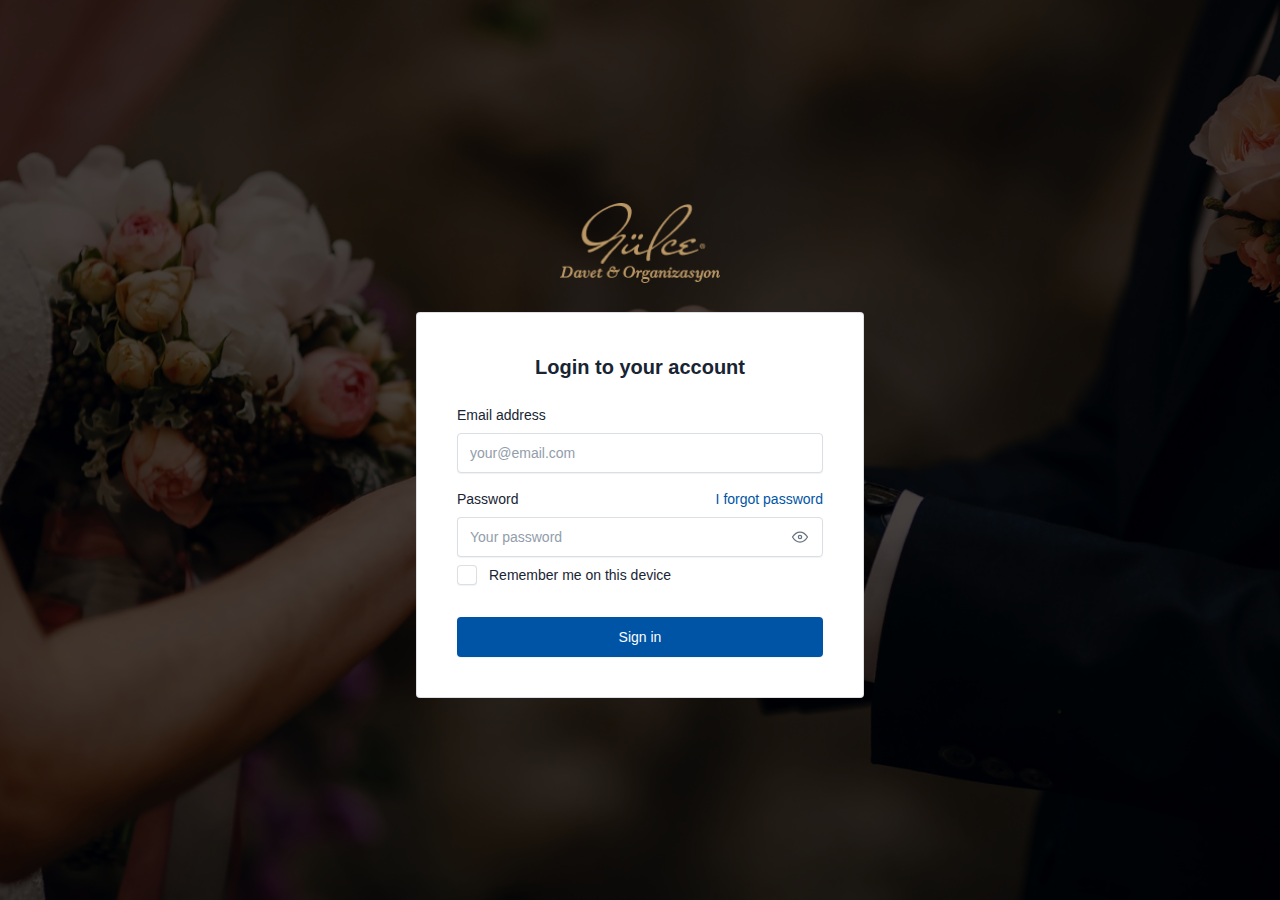
<file: index.html>
<!doctype html>

<html lang="en">
  <head>
    <meta charset="utf-8"/>
    <meta name="viewport" content="width=device-width, initial-scale=1, viewport-fit=cover"/>
    <meta http-equiv="X-UA-Compatible" content="ie=edge"/>
    <title>Gülce</title>
    <!-- CSS files -->
    <link href="./assets/css/tabler.min.css?1692870487" rel="stylesheet"/>
    <link href="./assets/css/tabler-flags.min.css?1692870487" rel="stylesheet"/>
    <link href="./assets/css/tabler-payments.min.css?1692870487" rel="stylesheet"/>
    <link href="./assets/css/tabler-vendors.min.css?1692870487" rel="stylesheet"/>
    <link href="./assets/css/demo.min.css?1692870487" rel="stylesheet"/>
    <style>
      @import url('https://rsms.me/inter/inter.css');
      :root {
      	--tblr-font-sans-serif: 'Inter Var', -apple-system, BlinkMacSystemFont, San Francisco, Segoe UI, Roboto, Helvetica Neue, sans-serif;
      }
      body {
      	font-feature-settings: "cv03", "cv04", "cv11";
      }
    </style>
  </head>
  <body  class=" d-flex flex-column">
    <script src="./assets/js/demo-theme.min.js?1692870487"></script>
    <div class="page page-center sign-in" style="background-image: url('assets//img/bg-sign-in.jpg')">
      <div class="sign-in-bg"></div>
      <div class="container container-tight py-4">
        <div class="text-center mb-4 navbar-logo">
          <a href="." class="navbar-brand navbar-brand-autodark">
            <img src="assets//img/logo.png" width="110" height="32" alt="Tabler" class="navbar-brand-image">
          </a>
        </div>
        <div class="card card-md">
          <div class="card-body">
            <h2 class="h2 text-center mb-4">Login to your account</h2>
            <form action="events.html" method="get" autocomplete="off" novalidate>
              <div class="mb-3">
                <label class="form-label">Email address</label>
                <input type="email" class="form-control" placeholder="your@email.com" autocomplete="off">
              </div>
              <div class="mb-2">
                <label class="form-label">
                  Password
                  <span class="form-label-description">
                    <a href="./forgot-password.html">I forgot password</a>
                  </span>
                </label>
                <div class="input-group input-group-flat">
                  <input type="password" class="form-control"  placeholder="Your password"  autocomplete="off">
                  <span class="input-group-text">
                    <a href="#" class="link-secondary" title="Show password" data-bs-toggle="tooltip">
                      <svg xmlns="http://www.w3.org/2000/svg" class="icon" width="24" height="24" viewBox="0 0 24 24" stroke-width="2" stroke="currentColor" fill="none" stroke-linecap="round" stroke-linejoin="round"><path stroke="none" d="M0 0h24v24H0z" fill="none"/><path d="M10 12a2 2 0 1 0 4 0a2 2 0 0 0 -4 0" /><path d="M21 12c-2.4 4 -5.4 6 -9 6c-3.6 0 -6.6 -2 -9 -6c2.4 -4 5.4 -6 9 -6c3.6 0 6.6 2 9 6" /></svg>
                    </a>
                  </span>
                </div>
              </div>
              <div class="mb-2">
                <label class="form-check">
                  <input type="checkbox" class="form-check-input"/>
                  <span class="form-check-label">Remember me on this device</span>
                </label>
              </div>
              <div class="form-footer">
                <button type="submit" class="btn btn-primary w-100">Sign in</button>
              </div>
            </form>
          </div>
        </div>
      </div>
    </div>
    <!-- Libs JS -->
    <!-- Tabler Core -->
    <script src="./assets/js/tabler.min.js?1692870487" defer></script>
    <script src="./assets/js/demo.min.js?1692870487" defer></script>
  </body>
</html>
</file>
<file: assets/css/tabler-flags.min.css>
.flag{position:relative;display:inline-block;height:2.5rem;aspect-ratio:1.33333;background:no-repeat center/cover;box-shadow:var(--tblr-box-shadow-border);border-radius:var(--tblr-border-radius);vertical-align:bottom}.flag.flag-country-np{box-shadow:none;border-radius:0}.flag-country-ad{background-image:url(../img/flags/ad.svg)}.flag-country-af{background-image:url(../img/flags/af.svg)}.flag-country-ae{background-image:url(../img/flags/ae.svg)}.flag-country-afrun{background-image:url(../img/flags/afrun.svg)}.flag-country-ag{background-image:url(../img/flags/ag.svg)}.flag-country-ai{background-image:url(../img/flags/ai.svg)}.flag-country-al{background-image:url(../img/flags/al.svg)}.flag-country-am{background-image:url(../img/flags/am.svg)}.flag-country-ams{background-image:url(../img/flags/ams.svg)}.flag-country-ao{background-image:url(../img/flags/ao.svg)}.flag-country-aq{background-image:url(../img/flags/aq.svg)}.flag-country-ar{background-image:url(../img/flags/ar.svg)}.flag-country-as{background-image:url(../img/flags/as.svg)}.flag-country-at{background-image:url(../img/flags/at.svg)}.flag-country-au{background-image:url(../img/flags/au.svg)}.flag-country-aw{background-image:url(../img/flags/aw.svg)}.flag-country-ax{background-image:url(../img/flags/ax.svg)}.flag-country-az{background-image:url(../img/flags/az.svg)}.flag-country-ba{background-image:url(../img/flags/ba.svg)}.flag-country-bb{background-image:url(../img/flags/bb.svg)}.flag-country-bd{background-image:url(../img/flags/bd.svg)}.flag-country-be{background-image:url(../img/flags/be.svg)}.flag-country-bf{background-image:url(../img/flags/bf.svg)}.flag-country-bg{background-image:url(../img/flags/bg.svg)}.flag-country-bh{background-image:url(../img/flags/bh.svg)}.flag-country-bi{background-image:url(../img/flags/bi.svg)}.flag-country-bj{background-image:url(../img/flags/bj.svg)}.flag-country-bl{background-image:url(../img/flags/bl.svg)}.flag-country-bm{background-image:url(../img/flags/bm.svg)}.flag-country-bn{background-image:url(../img/flags/bn.svg)}.flag-country-bo{background-image:url(../img/flags/bo.svg)}.flag-country-bq-bo{background-image:url(../img/flags/bq-bo.svg)}.flag-country-bq-sa{background-image:url(../img/flags/bq-sa.svg)}.flag-country-bq-se{background-image:url(../img/flags/bq-se.svg)}.flag-country-br{background-image:url(../img/flags/br.svg)}.flag-country-bs{background-image:url(../img/flags/bs.svg)}.flag-country-bt{background-image:url(../img/flags/bt.svg)}.flag-country-bv{background-image:url(../img/flags/bv.svg)}.flag-country-bw{background-image:url(../img/flags/bw.svg)}.flag-country-by{background-image:url(../img/flags/by.svg)}.flag-country-bz{background-image:url(../img/flags/bz.svg)}.flag-country-ca{background-image:url(../img/flags/ca.svg)}.flag-country-cc{background-image:url(../img/flags/cc.svg)}.flag-country-cd{background-image:url(../img/flags/cd.svg)}.flag-country-cf{background-image:url(../img/flags/cf.svg)}.flag-country-cg{background-image:url(../img/flags/cg.svg)}.flag-country-ch{background-image:url(../img/flags/ch.svg)}.flag-country-ci{background-image:url(../img/flags/ci.svg)}.flag-country-ck{background-image:url(../img/flags/ck.svg)}.flag-country-cl{background-image:url(../img/flags/cl.svg)}.flag-country-cm{background-image:url(../img/flags/cm.svg)}.flag-country-cn{background-image:url(../img/flags/cn.svg)}.flag-country-co{background-image:url(../img/flags/co.svg)}.flag-country-cr{background-image:url(../img/flags/cr.svg)}.flag-country-cu{background-image:url(../img/flags/cu.svg)}.flag-country-cv{background-image:url(../img/flags/cv.svg)}.flag-country-cw{background-image:url(../img/flags/cw.svg)}.flag-country-cx{background-image:url(../img/flags/cx.svg)}.flag-country-cy{background-image:url(../img/flags/cy.svg)}.flag-country-cz{background-image:url(../img/flags/cz.svg)}.flag-country-de{background-image:url(../img/flags/de.svg)}.flag-country-dj{background-image:url(../img/flags/dj.svg)}.flag-country-dk{background-image:url(../img/flags/dk.svg)}.flag-country-dm{background-image:url(../img/flags/dm.svg)}.flag-country-do{background-image:url(../img/flags/do.svg)}.flag-country-ec{background-image:url(../img/flags/ec.svg)}.flag-country-ee{background-image:url(../img/flags/ee.svg)}.flag-country-eg{background-image:url(../img/flags/eg.svg)}.flag-country-eh{background-image:url(../img/flags/eh.svg)}.flag-country-er{background-image:url(../img/flags/er.svg)}.flag-country-es{background-image:url(../img/flags/es.svg)}.flag-country-et{background-image:url(../img/flags/et.svg)}.flag-country-eu{background-image:url(../img/flags/eu.svg)}.flag-country-fi{background-image:url(../img/flags/fi.svg)}.flag-country-fj{background-image:url(../img/flags/fj.svg)}.flag-country-fk{background-image:url(../img/flags/fk.svg)}.flag-country-fm{background-image:url(../img/flags/fm.svg)}.flag-country-fo{background-image:url(../img/flags/fo.svg)}.flag-country-fr{background-image:url(../img/flags/fr.svg)}.flag-country-ga{background-image:url(../img/flags/ga.svg)}.flag-country-gb-eng{background-image:url(../img/flags/gb-eng.svg)}.flag-country-gb-sct{background-image:url(../img/flags/gb-sct.svg)}.flag-country-gb{background-image:url(../img/flags/gb.svg)}.flag-country-gb-wls{background-image:url(../img/flags/gb-wls.svg)}.flag-country-gb-nir{background-image:url(../img/flags/gb-nir.svg)}.flag-country-gd{background-image:url(../img/flags/gd.svg)}.flag-country-ge{background-image:url(../img/flags/ge.svg)}.flag-country-gf{background-image:url(../img/flags/gf.svg)}.flag-country-gg{background-image:url(../img/flags/gg.svg)}.flag-country-gh{background-image:url(../img/flags/gh.svg)}.flag-country-gi{background-image:url(../img/flags/gi.svg)}.flag-country-gl{background-image:url(../img/flags/gl.svg)}.flag-country-gm{background-image:url(../img/flags/gm.svg)}.flag-country-gn{background-image:url(../img/flags/gn.svg)}.flag-country-gp{background-image:url(../img/flags/gp.svg)}.flag-country-gq{background-image:url(../img/flags/gq.svg)}.flag-country-gr{background-image:url(../img/flags/gr.svg)}.flag-country-gs{background-image:url(../img/flags/gs.svg)}.flag-country-gt{background-image:url(../img/flags/gt.svg)}.flag-country-gu{background-image:url(../img/flags/gu.svg)}.flag-country-gw{background-image:url(../img/flags/gw.svg)}.flag-country-gy{background-image:url(../img/flags/gy.svg)}.flag-country-hk{background-image:url(../img/flags/hk.svg)}.flag-country-hm{background-image:url(../img/flags/hm.svg)}.flag-country-hn{background-image:url(../img/flags/hn.svg)}.flag-country-hr{background-image:url(../img/flags/hr.svg)}.flag-country-ht{background-image:url(../img/flags/ht.svg)}.flag-country-hu{background-image:url(../img/flags/hu.svg)}.flag-country-id{background-image:url(../img/flags/id.svg)}.flag-country-ie{background-image:url(../img/flags/ie.svg)}.flag-country-il{background-image:url(../img/flags/il.svg)}.flag-country-im{background-image:url(../img/flags/im.svg)}.flag-country-in{background-image:url(../img/flags/in.svg)}.flag-country-io{background-image:url(../img/flags/io.svg)}.flag-country-iq{background-image:url(../img/flags/iq.svg)}.flag-country-ir{background-image:url(../img/flags/ir.svg)}.flag-country-is{background-image:url(../img/flags/is.svg)}.flag-country-it{background-image:url(../img/flags/it.svg)}.flag-country-je{background-image:url(../img/flags/je.svg)}.flag-country-jm{background-image:url(../img/flags/jm.svg)}.flag-country-jo{background-image:url(../img/flags/jo.svg)}.flag-country-jp{background-image:url(../img/flags/jp.svg)}.flag-country-ke{background-image:url(../img/flags/ke.svg)}.flag-country-kg{background-image:url(../img/flags/kg.svg)}.flag-country-kh{background-image:url(../img/flags/kh.svg)}.flag-country-ki{background-image:url(../img/flags/ki.svg)}.flag-country-km{background-image:url(../img/flags/km.svg)}.flag-country-kn-sk{background-image:url(../img/flags/kn-sk.svg)}.flag-country-kp{background-image:url(../img/flags/kp.svg)}.flag-country-kr{background-image:url(../img/flags/kr.svg)}.flag-country-kw{background-image:url(../img/flags/kw.svg)}.flag-country-ky{background-image:url(../img/flags/ky.svg)}.flag-country-kz{background-image:url(../img/flags/kz.svg)}.flag-country-la{background-image:url(../img/flags/la.svg)}.flag-country-lb{background-image:url(../img/flags/lb.svg)}.flag-country-lc{background-image:url(../img/flags/lc.svg)}.flag-country-li{background-image:url(../img/flags/li.svg)}.flag-country-lk{background-image:url(../img/flags/lk.svg)}.flag-country-lr{background-image:url(../img/flags/lr.svg)}.flag-country-ls{background-image:url(../img/flags/ls.svg)}.flag-country-lt{background-image:url(../img/flags/lt.svg)}.flag-country-lu{background-image:url(../img/flags/lu.svg)}.flag-country-lv{background-image:url(../img/flags/lv.svg)}.flag-country-ly{background-image:url(../img/flags/ly.svg)}.flag-country-ma{background-image:url(../img/flags/ma.svg)}.flag-country-mc{background-image:url(../img/flags/mc.svg)}.flag-country-md{background-image:url(../img/flags/md.svg)}.flag-country-me{background-image:url(../img/flags/me.svg)}.flag-country-mf{background-image:url(../img/flags/mf.svg)}.flag-country-mg{background-image:url(../img/flags/mg.svg)}.flag-country-mh{background-image:url(../img/flags/mh.svg)}.flag-country-mk{background-image:url(../img/flags/mk.svg)}.flag-country-ml{background-image:url(../img/flags/ml.svg)}.flag-country-mm{background-image:url(../img/flags/mm.svg)}.flag-country-mn{background-image:url(../img/flags/mn.svg)}.flag-country-mo{background-image:url(../img/flags/mo.svg)}.flag-country-mp{background-image:url(../img/flags/mp.svg)}.flag-country-mq{background-image:url(../img/flags/mq.svg)}.flag-country-mr{background-image:url(../img/flags/mr.svg)}.flag-country-ms{background-image:url(../img/flags/ms.svg)}.flag-country-mt{background-image:url(../img/flags/mt.svg)}.flag-country-mu{background-image:url(../img/flags/mu.svg)}.flag-country-mv{background-image:url(../img/flags/mv.svg)}.flag-country-mw{background-image:url(../img/flags/mw.svg)}.flag-country-mx{background-image:url(../img/flags/mx.svg)}.flag-country-my{background-image:url(../img/flags/my.svg)}.flag-country-mz{background-image:url(../img/flags/mz.svg)}.flag-country-na{background-image:url(../img/flags/na.svg)}.flag-country-nc{background-image:url(../img/flags/nc.svg)}.flag-country-ne{background-image:url(../img/flags/ne.svg)}.flag-country-nf{background-image:url(../img/flags/nf.svg)}.flag-country-ng{background-image:url(../img/flags/ng.svg)}.flag-country-ni{background-image:url(../img/flags/ni.svg)}.flag-country-nl{background-image:url(../img/flags/nl.svg)}.flag-country-no{background-image:url(../img/flags/no.svg)}.flag-country-np{background-image:url(../img/flags/np.svg)}.flag-country-nr{background-image:url(../img/flags/nr.svg)}.flag-country-nu{background-image:url(../img/flags/nu.svg)}.flag-country-nz{background-image:url(../img/flags/nz.svg)}.flag-country-om{background-image:url(../img/flags/om.svg)}.flag-country-pa{background-image:url(../img/flags/pa.svg)}.flag-country-pe{background-image:url(../img/flags/pe.svg)}.flag-country-pf{background-image:url(../img/flags/pf.svg)}.flag-country-pg{background-image:url(../img/flags/pg.svg)}.flag-country-ph{background-image:url(../img/flags/ph.svg)}.flag-country-pk{background-image:url(../img/flags/pk.svg)}.flag-country-pl{background-image:url(../img/flags/pl.svg)}.flag-country-pm{background-image:url(../img/flags/pm.svg)}.flag-country-pn{background-image:url(../img/flags/pn.svg)}.flag-country-pr{background-image:url(../img/flags/pr.svg)}.flag-country-ps{background-image:url(../img/flags/ps.svg)}.flag-country-pt{background-image:url(../img/flags/pt.svg)}.flag-country-pw{background-image:url(../img/flags/pw.svg)}.flag-country-py{background-image:url(../img/flags/py.svg)}.flag-country-qa{background-image:url(../img/flags/qa.svg)}.flag-country-rainbow{background-image:url(../img/flags/rainbow.svg)}.flag-country-re{background-image:url(../img/flags/re.svg)}.flag-country-ro{background-image:url(../img/flags/ro.svg)}.flag-country-rs{background-image:url(../img/flags/rs.svg)}.flag-country-ru{background-image:url(../img/flags/ru.svg)}.flag-country-rw{background-image:url(../img/flags/rw.svg)}.flag-country-sa{background-image:url(../img/flags/sa.svg)}.flag-country-sb{background-image:url(../img/flags/sb.svg)}.flag-country-sc{background-image:url(../img/flags/sc.svg)}.flag-country-sd{background-image:url(../img/flags/sd.svg)}.flag-country-se{background-image:url(../img/flags/se.svg)}.flag-country-sg{background-image:url(../img/flags/sg.svg)}.flag-country-sh{background-image:url(../img/flags/sh.svg)}.flag-country-si{background-image:url(../img/flags/si.svg)}.flag-country-sj{background-image:url(../img/flags/sj.svg)}.flag-country-sk{background-image:url(../img/flags/sk.svg)}.flag-country-sl{background-image:url(../img/flags/sl.svg)}.flag-country-sm{background-image:url(../img/flags/sm.svg)}.flag-country-sn{background-image:url(../img/flags/sn.svg)}.flag-country-so{background-image:url(../img/flags/so.svg)}.flag-country-sr{background-image:url(../img/flags/sr.svg)}.flag-country-ss{background-image:url(../img/flags/ss.svg)}.flag-country-st{background-image:url(../img/flags/st.svg)}.flag-country-sv{background-image:url(../img/flags/sv.svg)}.flag-country-sx{background-image:url(../img/flags/sx.svg)}.flag-country-sy{background-image:url(../img/flags/sy.svg)}.flag-country-sz{background-image:url(../img/flags/sz.svg)}.flag-country-tc{background-image:url(../img/flags/tc.svg)}.flag-country-td{background-image:url(../img/flags/td.svg)}.flag-country-tf{background-image:url(../img/flags/tf.svg)}.flag-country-tg{background-image:url(../img/flags/tg.svg)}.flag-country-th{background-image:url(../img/flags/th.svg)}.flag-country-tj{background-image:url(../img/flags/tj.svg)}.flag-country-tk{background-image:url(../img/flags/tk.svg)}.flag-country-tl{background-image:url(../img/flags/tl.svg)}.flag-country-tm{background-image:url(../img/flags/tm.svg)}.flag-country-tn{background-image:url(../img/flags/tn.svg)}.flag-country-to{background-image:url(../img/flags/to.svg)}.flag-country-tr{background-image:url(../img/flags/tr.svg)}.flag-country-tt{background-image:url(../img/flags/tt.svg)}.flag-country-tv{background-image:url(../img/flags/tv.svg)}.flag-country-tw{background-image:url(../img/flags/tw.svg)}.flag-country-tz{background-image:url(../img/flags/tz.svg)}.flag-country-ua{background-image:url(../img/flags/ua.svg)}.flag-country-ug{background-image:url(../img/flags/ug.svg)}.flag-country-um{background-image:url(../img/flags/um.svg)}.flag-country-unasur{background-image:url(../img/flags/unasur.svg)}.flag-country-us{background-image:url(../img/flags/us.svg)}.flag-country-uy{background-image:url(../img/flags/uy.svg)}.flag-country-uz{background-image:url(../img/flags/uz.svg)}.flag-country-va{background-image:url(../img/flags/va.svg)}.flag-country-vc{background-image:url(../img/flags/vc.svg)}.flag-country-ve{background-image:url(../img/flags/ve.svg)}.flag-country-vg{background-image:url(../img/flags/vg.svg)}.flag-country-vi{background-image:url(../img/flags/vi.svg)}.flag-country-vn{background-image:url(../img/flags/vn.svg)}.flag-country-vu{background-image:url(../img/flags/vu.svg)}.flag-country-wf{background-image:url(../img/flags/wf.svg)}.flag-country-ws{background-image:url(../img/flags/ws.svg)}.flag-country-ye{background-image:url(../img/flags/ye.svg)}.flag-country-za{background-image:url(../img/flags/za.svg)}.flag-country-zm{background-image:url(../img/flags/zm.svg)}.flag-country-zw{background-image:url(../img/flags/zw.svg)}.flag-xxs{height:1rem}.flag-xs{height:1.25rem}.flag-sm{height:2rem}.flag-md{height:2.5rem}.flag-lg{height:3rem}.flag-xl{height:5rem}.flag-2xl{height:7rem}
</file>
<file: assets/css/tabler-payments.min.css>
.payment{height:2.5rem;aspect-ratio:1.66666;display:inline-block;background:no-repeat center/100% 100%;vertical-align:bottom;font-style:normal;box-shadow:0 0 1px 1px rgba(0,0,0,.1);border-radius:2px}.payment-provider-2checkout{background-image:url(../img/payments/2checkout.svg)}.payment-provider-2checkout-dark{background-image:url(../img/payments/2checkout-dark.svg)}.payment-provider-alipay{background-image:url(../img/payments/alipay.svg)}.payment-provider-alipay-dark{background-image:url(../img/payments/alipay-dark.svg)}.payment-provider-amazon{background-image:url(../img/payments/amazon.svg)}.payment-provider-amazon-dark{background-image:url(../img/payments/amazon-dark.svg)}.payment-provider-americanexpress{background-image:url(../img/payments/americanexpress.svg)}.payment-provider-americanexpress-dark{background-image:url(../img/payments/americanexpress-dark.svg)}.payment-provider-applepay{background-image:url(../img/payments/applepay.svg)}.payment-provider-applepay-dark{background-image:url(../img/payments/applepay-dark.svg)}.payment-provider-bancontact{background-image:url(../img/payments/bancontact.svg)}.payment-provider-bancontact-dark{background-image:url(../img/payments/bancontact-dark.svg)}.payment-provider-bitcoin{background-image:url(../img/payments/bitcoin.svg)}.payment-provider-bitcoin-dark{background-image:url(../img/payments/bitcoin-dark.svg)}.payment-provider-bitpay{background-image:url(../img/payments/bitpay.svg)}.payment-provider-bitpay-dark{background-image:url(../img/payments/bitpay-dark.svg)}.payment-provider-blik{background-image:url(../img/payments/blik.svg)}.payment-provider-blik-dark{background-image:url(../img/payments/blik-dark.svg)}.payment-provider-cirrus{background-image:url(../img/payments/cirrus.svg)}.payment-provider-cirrus-dark{background-image:url(../img/payments/cirrus-dark.svg)}.payment-provider-clickandbuy{background-image:url(../img/payments/clickandbuy.svg)}.payment-provider-clickandbuy-dark{background-image:url(../img/payments/clickandbuy-dark.svg)}.payment-provider-coinkite{background-image:url(../img/payments/coinkite.svg)}.payment-provider-coinkite-dark{background-image:url(../img/payments/coinkite-dark.svg)}.payment-provider-dinersclub{background-image:url(../img/payments/dinersclub.svg)}.payment-provider-dinersclub-dark{background-image:url(../img/payments/dinersclub-dark.svg)}.payment-provider-directdebit{background-image:url(../img/payments/directdebit.svg)}.payment-provider-directdebit-dark{background-image:url(../img/payments/directdebit-dark.svg)}.payment-provider-discover{background-image:url(../img/payments/discover.svg)}.payment-provider-discover-dark{background-image:url(../img/payments/discover-dark.svg)}.payment-provider-dotpay{background-image:url(../img/payments/dotpay.svg)}.payment-provider-dotpay-dark{background-image:url(../img/payments/dotpay-dark.svg)}.payment-provider-dwolla{background-image:url(../img/payments/dwolla.svg)}.payment-provider-dwolla-dark{background-image:url(../img/payments/dwolla-dark.svg)}.payment-provider-ebay{background-image:url(../img/payments/ebay.svg)}.payment-provider-ebay-dark{background-image:url(../img/payments/ebay-dark.svg)}.payment-provider-epayco{background-image:url(../img/payments/epayco.svg)}.payment-provider-epayco-dark{background-image:url(../img/payments/epayco-dark.svg)}.payment-provider-eway{background-image:url(../img/payments/eway.svg)}.payment-provider-eway-dark{background-image:url(../img/payments/eway-dark.svg)}.payment-provider-giropay{background-image:url(../img/payments/giropay.svg)}.payment-provider-giropay-dark{background-image:url(../img/payments/giropay-dark.svg)}.payment-provider-googlewallet{background-image:url(../img/payments/googlewallet.svg)}.payment-provider-googlewallet-dark{background-image:url(../img/payments/googlewallet-dark.svg)}.payment-provider-ingenico{background-image:url(../img/payments/ingenico.svg)}.payment-provider-ingenico-dark{background-image:url(../img/payments/ingenico-dark.svg)}.payment-provider-jcb{background-image:url(../img/payments/jcb.svg)}.payment-provider-jcb-dark{background-image:url(../img/payments/jcb-dark.svg)}.payment-provider-klarna{background-image:url(../img/payments/klarna.svg)}.payment-provider-klarna-dark{background-image:url(../img/payments/klarna-dark.svg)}.payment-provider-laser{background-image:url(../img/payments/laser.svg)}.payment-provider-laser-dark{background-image:url(../img/payments/laser-dark.svg)}.payment-provider-maestro{background-image:url(../img/payments/maestro.svg)}.payment-provider-maestro-dark{background-image:url(../img/payments/maestro-dark.svg)}.payment-provider-mastercard{background-image:url(../img/payments/mastercard.svg)}.payment-provider-mastercard-dark{background-image:url(../img/payments/mastercard-dark.svg)}.payment-provider-mir{background-image:url(../img/payments/mir.svg)}.payment-provider-mir-dark{background-image:url(../img/payments/mir-dark.svg)}.payment-provider-monero{background-image:url(../img/payments/monero.svg)}.payment-provider-monero-dark{background-image:url(../img/payments/monero-dark.svg)}.payment-provider-neteller{background-image:url(../img/payments/neteller.svg)}.payment-provider-neteller-dark{background-image:url(../img/payments/neteller-dark.svg)}.payment-provider-ogone{background-image:url(../img/payments/ogone.svg)}.payment-provider-ogone-dark{background-image:url(../img/payments/ogone-dark.svg)}.payment-provider-okpay{background-image:url(../img/payments/okpay.svg)}.payment-provider-okpay-dark{background-image:url(../img/payments/okpay-dark.svg)}.payment-provider-paybox{background-image:url(../img/payments/paybox.svg)}.payment-provider-paybox-dark{background-image:url(../img/payments/paybox-dark.svg)}.payment-provider-paymill{background-image:url(../img/payments/paymill.svg)}.payment-provider-paymill-dark{background-image:url(../img/payments/paymill-dark.svg)}.payment-provider-payone{background-image:url(../img/payments/payone.svg)}.payment-provider-payone-dark{background-image:url(../img/payments/payone-dark.svg)}.payment-provider-payoneer{background-image:url(../img/payments/payoneer.svg)}.payment-provider-payoneer-dark{background-image:url(../img/payments/payoneer-dark.svg)}.payment-provider-paypal{background-image:url(../img/payments/paypal.svg)}.payment-provider-paypal-dark{background-image:url(../img/payments/paypal-dark.svg)}.payment-provider-paysafecard{background-image:url(../img/payments/paysafecard.svg)}.payment-provider-paysafecard-dark{background-image:url(../img/payments/paysafecard-dark.svg)}.payment-provider-payu{background-image:url(../img/payments/payu.svg)}.payment-provider-payu-dark{background-image:url(../img/payments/payu-dark.svg)}.payment-provider-payza{background-image:url(../img/payments/payza.svg)}.payment-provider-payza-dark{background-image:url(../img/payments/payza-dark.svg)}.payment-provider-przelewy24{background-image:url(../img/payments/przelewy24.svg)}.payment-provider-przelewy24-dark{background-image:url(../img/payments/przelewy24-dark.svg)}.payment-provider-ripple{background-image:url(../img/payments/ripple.svg)}.payment-provider-ripple-dark{background-image:url(../img/payments/ripple-dark.svg)}.payment-provider-sage{background-image:url(../img/payments/sage.svg)}.payment-provider-sage-dark{background-image:url(../img/payments/sage-dark.svg)}.payment-provider-sepa{background-image:url(../img/payments/sepa.svg)}.payment-provider-sepa-dark{background-image:url(../img/payments/sepa-dark.svg)}.payment-provider-shopify{background-image:url(../img/payments/shopify.svg)}.payment-provider-shopify-dark{background-image:url(../img/payments/shopify-dark.svg)}.payment-provider-skrill{background-image:url(../img/payments/skrill.svg)}.payment-provider-skrill-dark{background-image:url(../img/payments/skrill-dark.svg)}.payment-provider-solo{background-image:url(../img/payments/solo.svg)}.payment-provider-solo-dark{background-image:url(../img/payments/solo-dark.svg)}.payment-provider-square{background-image:url(../img/payments/square.svg)}.payment-provider-square-dark{background-image:url(../img/payments/square-dark.svg)}.payment-provider-stripe{background-image:url(../img/payments/stripe.svg)}.payment-provider-stripe-dark{background-image:url(../img/payments/stripe-dark.svg)}.payment-provider-switch{background-image:url(../img/payments/switch.svg)}.payment-provider-switch-dark{background-image:url(../img/payments/switch-dark.svg)}.payment-provider-tpay{background-image:url(../img/payments/tpay.svg)}.payment-provider-tpay-dark{background-image:url(../img/payments/tpay-dark.svg)}.payment-provider-ukash{background-image:url(../img/payments/ukash.svg)}.payment-provider-ukash-dark{background-image:url(../img/payments/ukash-dark.svg)}.payment-provider-unionpay{background-image:url(../img/payments/unionpay.svg)}.payment-provider-unionpay-dark{background-image:url(../img/payments/unionpay-dark.svg)}.payment-provider-verifone{background-image:url(../img/payments/verifone.svg)}.payment-provider-verifone-dark{background-image:url(../img/payments/verifone-dark.svg)}.payment-provider-verisign{background-image:url(../img/payments/verisign.svg)}.payment-provider-verisign-dark{background-image:url(../img/payments/verisign-dark.svg)}.payment-provider-visa{background-image:url(../img/payments/visa.svg)}.payment-provider-visa-dark{background-image:url(../img/payments/visa-dark.svg)}.payment-provider-webmoney{background-image:url(../img/payments/webmoney.svg)}.payment-provider-webmoney-dark{background-image:url(../img/payments/webmoney-dark.svg)}.payment-provider-westernunion{background-image:url(../img/payments/westernunion.svg)}.payment-provider-westernunion-dark{background-image:url(../img/payments/westernunion-dark.svg)}.payment-provider-worldpay{background-image:url(../img/payments/worldpay.svg)}.payment-provider-worldpay-dark{background-image:url(../img/payments/worldpay-dark.svg)}.payment-xxs{height:1rem}.payment-xs{height:1.25rem}.payment-sm{height:2rem}.payment-md{height:2.5rem}.payment-lg{height:3rem}.payment-xl{height:5rem}.payment-2xl{height:7rem}
</file>
<file: assets/css/demo.min.css>
.highlight pre,pre.highlight{max-height:30rem;margin:1.5rem 0;overflow:auto;border-radius:var(--tblr-border-radius)}.highlight pre,pre.highlight{scrollbar-color:rgba(var(--tblr-scrollbar-color,var(--tblr-body-color-rgb)),.16) transparent}.highlight pre::-webkit-scrollbar,pre.highlight::-webkit-scrollbar{width:1rem;height:1rem;-webkit-transition:background .3s;transition:background .3s}@media (prefers-reduced-motion:reduce){.highlight pre::-webkit-scrollbar,pre.highlight::-webkit-scrollbar{-webkit-transition:none;transition:none}}.highlight pre::-webkit-scrollbar-thumb,pre.highlight::-webkit-scrollbar-thumb{border-radius:1rem;border:5px solid transparent;box-shadow:inset 0 0 0 1rem rgba(var(--tblr-scrollbar-color,var(--tblr-body-color-rgb)),.16)}.highlight pre::-webkit-scrollbar-track,pre.highlight::-webkit-scrollbar-track{background:0 0}.highlight pre:hover::-webkit-scrollbar-thumb,pre.highlight:hover::-webkit-scrollbar-thumb{box-shadow:inset 0 0 0 1rem rgba(var(--tblr-scrollbar-color,var(--tblr-body-color-rgb)),.32)}.highlight pre::-webkit-scrollbar-corner,pre.highlight::-webkit-scrollbar-corner{background:0 0}.highlight{margin:0}.highlight code>*{margin:0!important;padding:0!important}.highlight .c,.highlight .c1{color:#a0aec0}.highlight .nc,.highlight .nt,.highlight .nx{color:#ff8383}.highlight .na,.highlight .p{color:#ffe484}.highlight .dl,.highlight .s,.highlight .s2{color:#b5f4a5}.highlight .k{color:#93ddfd}.highlight .mi,.highlight .s1{color:#d9a9ff}.example{padding:2rem;margin:1rem 0 2rem;border:var(--tblr-border-width) var(--tblr-border-style) var(--tblr-border-color);border-radius:3px 3px 0 0;position:relative;min-height:12rem;display:flex;align-items:center;overflow-x:auto}.example-centered{justify-content:center}.example-centered .example-content{flex:0 auto}.example-content{font-size:.875rem;line-height:1.4285714286;color:var(--tblr-body-color);flex:1;max-width:100%}.example-content .page-header{margin-bottom:0}.example-bg{background:#f6f8fb}.example-code{margin:2rem 0;border:var(--tblr-border-width) var(--tblr-border-style) var(--tblr-border-color);border-top:none}.example-code pre{margin:0;border:0;border-radius:0 0 3px 3px}.example+.example-code{margin-top:-2rem}.example-column{margin:0 auto}.example-column>.card:last-of-type{margin-bottom:0}.example-column-1{max-width:26rem}.example-column-2{max-width:52rem}.example-modal-backdrop{background:#182433;opacity:.24;position:absolute;width:100%;left:0;top:0;height:100%;border-radius:2px 2px 0 0}.card-sponsor{background:var(--tblr-primary-lt) no-repeat center/100% 100%;border-color:var(--tblr-primary);min-height:316px}.dropdown-menu-demo{display:inline-block;width:100%;position:relative;top:0;margin-bottom:1rem!important}.demo-icon-preview{position:-webkit-sticky;position:sticky;top:0}.demo-icon-preview i,.demo-icon-preview svg{width:15rem;height:15rem;font-size:15rem;stroke-width:1.5;margin:0 auto;display:block}@media (max-width:575.98px){.demo-icon-preview i,.demo-icon-preview svg{width:10rem;height:10rem;font-size:10rem}}.demo-icon-preview-icon pre{margin:0;-webkit-user-select:all;-moz-user-select:all;user-select:all}.demo-dividers>p{opacity:.2;-webkit-user-select:none;-moz-user-select:none;-ms-user-select:none;user-select:none}.demo-icons-list{display:flex;flex-wrap:wrap;padding:0;margin:0 -2px -1px 0;list-style:none}.demo-icons-list>*{flex:1 0 4rem}.demo-icons-list-wrap{overflow:hidden}.demo-icons-list-item{display:flex;flex-direction:column;align-items:center;justify-content:center;aspect-ratio:1;text-align:center;padding:.5rem;border-right:var(--tblr-border-width) var(--tblr-border-style) var(--tblr-border-color);border-bottom:var(--tblr-border-width) var(--tblr-border-style) var(--tblr-border-color);color:inherit;cursor:pointer}.demo-icons-list-item .icon{width:1.5rem;height:1.5rem;font-size:1.5rem}.demo-icons-list-item:hover{text-decoration:none}.settings-btn{position:fixed;right:-1px;top:10rem;border-top-right-radius:0;border-bottom-right-radius:0;box-shadow:rgba(var(--tblr-body-color-rgb),.04) 0 2px 4px 0}.settings-scheme{display:inline-block;border-radius:50%;height:3rem;width:3rem;position:relative;border:var(--tblr-border-width) var(--tblr-border-style) var(--tblr-border-color);box-shadow:rgba(var(--tblr-body-color-rgb),.04) 0 2px 4px 0}.settings-scheme-light{background:linear-gradient(135deg,#fff 50%,#fcfdfe 50%)}.settings-scheme-mixed{background-image:linear-gradient(135deg,#182433 50%,#fff 50%)}.settings-scheme-transparent{background:#fcfdfe}.settings-scheme-dark{background:#182433}.settings-scheme-colored{background-image:linear-gradient(135deg,var(--tblr-primary) 50%,#fcfdfe 50%)}
</file>
